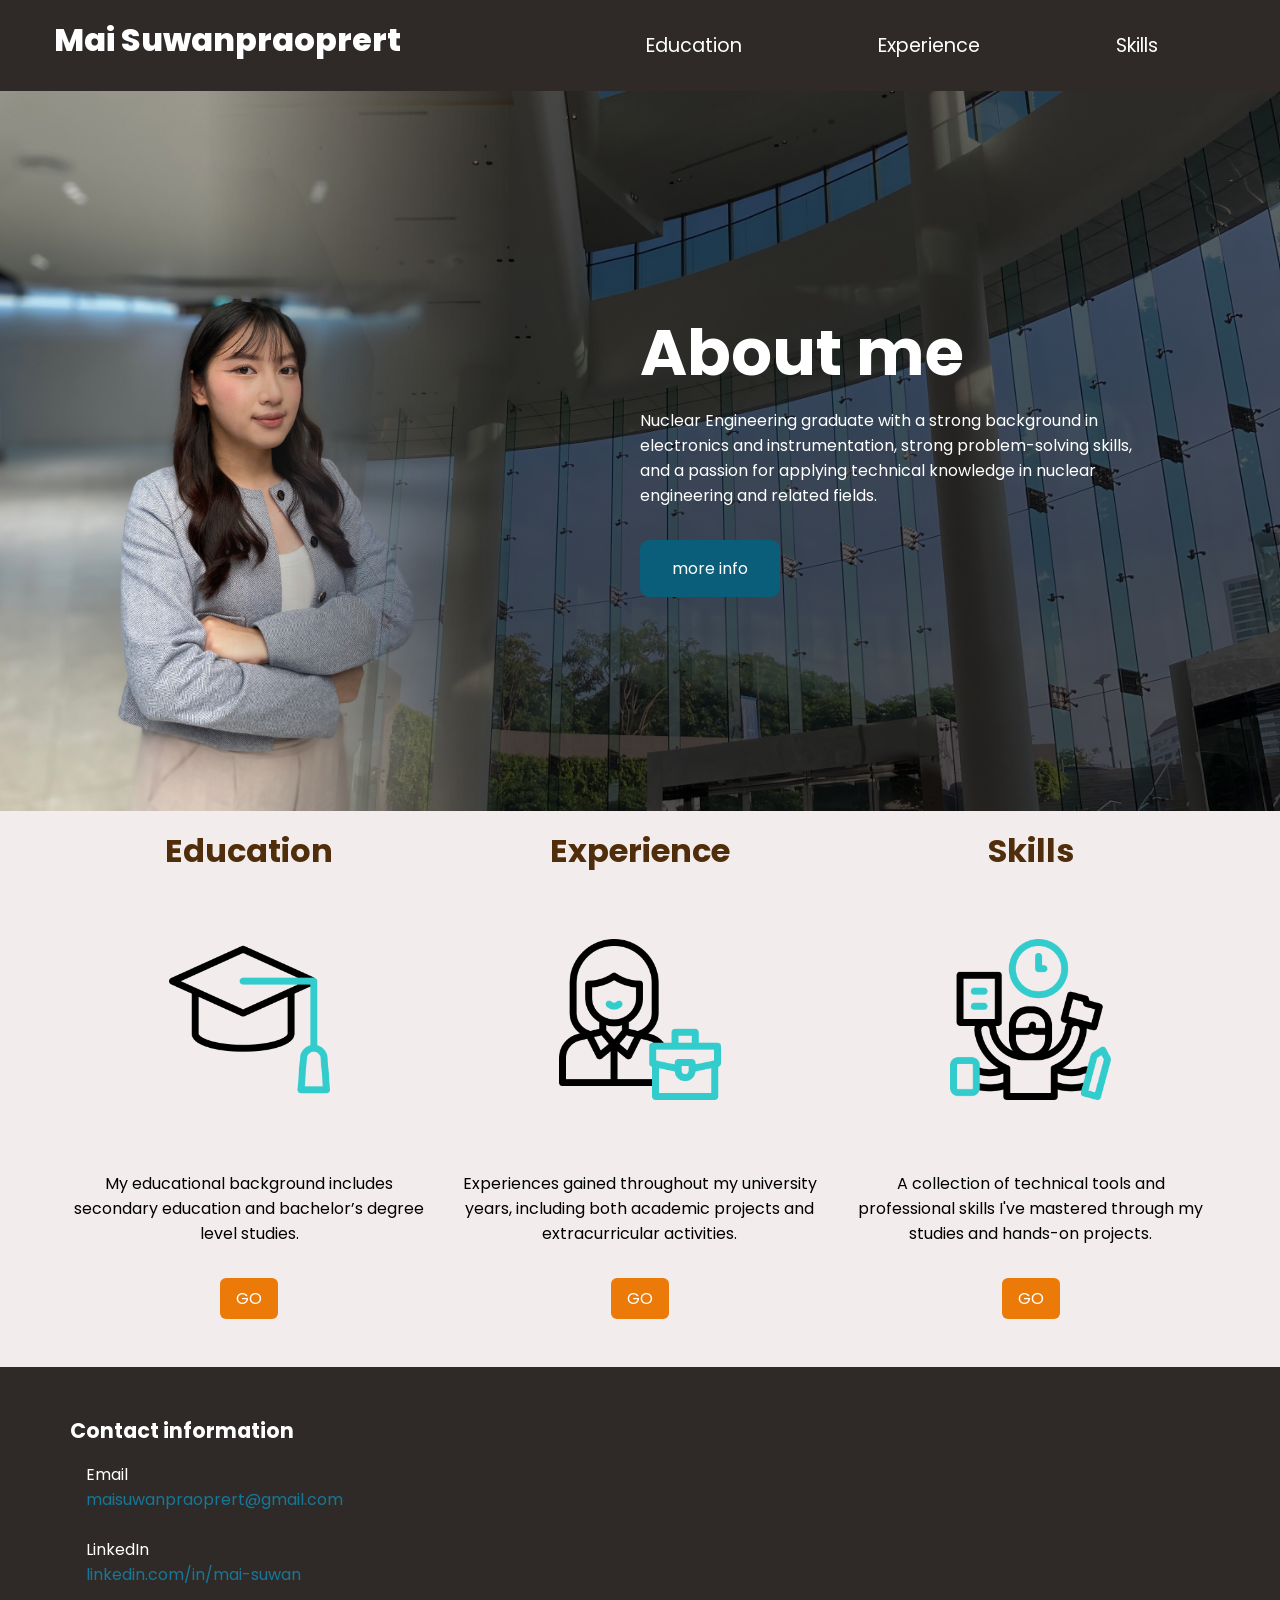
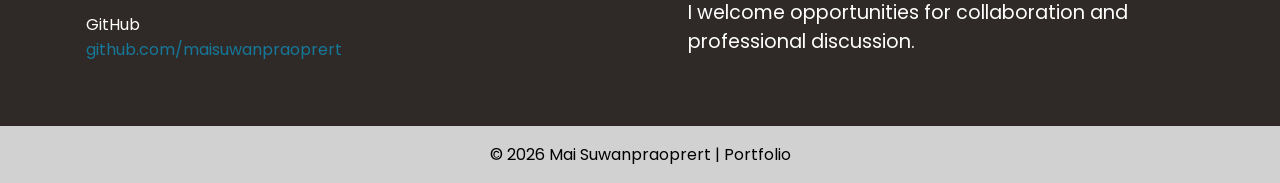
<file: index.html>
<!DOCTYPE html>
<meta name="viewport" content="width=device-width, initial-scale=1.0">
<html lang="en">
<head>
    <meta charset="UTF-8">
    <meta name="viewport" content="width=device-width, initial-scale=1.0">
    <title>My page design</title>
    <link rel="stylesheet" href="mainstyle.css">
    <link rel="preconnect" href="https://fonts.googleapis.com">
    <link rel="preconnect" href="https://fonts.gstatic.com" crossorigin>
    <link href="https://fonts.googleapis.com/css2?family=Poppins:wght@300;400;600&display=swap" rel="stylesheet">
</head>
<body>
    <nav>
        <div class="container">
            <div class="nav-con">
                <div class="logo"><a href="#">Mai Suwanpraoprert</a></div>
                <ul class = "menu">
                    <li><a href="education.html">Education</a></li>
                    <li><a href="experience.html">Experience</a>
                        <ul class="dropdown">
                            <li><a href="experience.html#academic">Academic projects</a></li>
                            <li><a href="experience.html#internship">Internship</a></li>
                            <li><a href="experience.html#activities">Extracurricular activities</a></li>
                        </ul>
                    </li>
                    <li><a href="skill.html">Skills</a></li>
                </ul>
            </div>
        </div>
    </nav>

    <section class="maincontent">
        <div class="container">
            <div class="maincontent-con">
                <div class="maincontent-info">
                    <h3>About me</h3>
                    <p>Nuclear Engineering graduate with a strong background in electronics and instrumentation, strong problem-solving skills, and a passion for applying technical knowledge in nuclear engineering and related fields.</p>
                    <a href="#content-section" class="maincontent-btn">more info</a>
                </div>

                <div class="maincontent-img">
                    <img src="me.jpg" width="70%">
                </div>
            </div>
        </div>
    </section>

    <section class="content" id="content-section">
        <div class="container">
            <div class="content-con"> 
                <div class="content-item">
                    <h4>Education</h4>
                    <img src="mortarboard.png">
                    <p>My educational background includes secondary education and bachelor’s degree level studies.</p>
                    <a href="education.html" class="content-btn">GO</a>
                </div>
                <div class="content-item">
                    <h4>Experience</h4>
                    <img src="internship.png">
                    <p>Experiences gained throughout my university years, including both academic projects and extracurricular activities.</p>
                    <a href="experience.html" class="content-btn">GO</a>
                </div>
                <div class="content-item">
                    <h4>Skills</h4>
                    <img src="multitasking.png">
                    <p>A collection of technical tools and professional skills I've mastered through my studies and hands-on projects.</p>
                    <a href="skill.html" class="content-btn">GO</a>
                </div>
            </div>
        </div>
    </section>

    <div class="footer-top">
        <div class="container">
            <div class="footer-top-con">
                <div class="footer-top-item">
                    <h4>Contact information</h4>
                    <div class="footer-top-item-con">
                        <div class="date">
                            Email <li><a href="mailto:maisuwanpraoprert@gmail.com">maisuwanpraoprert@gmail.com</a></li><br>
                            LinkedIn <li><a href="https://www.linkedin.com/in/mai-suwan" target="_blank">linkedin.com/in/mai-suwan</a></li><br> 
                            GitHub <li><a href="https://github.com/maisuwanpraoprert">github.com/maisuwanpraoprert</a></li>
                        </div> 
                    </div>
                </div>
                <div class="footer-top-item">
                    <p>I welcome opportunities for collaboration and professional discussion.</p>
                </div>
            </div>
        </div>
    </div>
    <div class="footer-buttom">© 2026 Mai Suwanpraoprert | Portfolio</div>
</body>
</html>
</file>
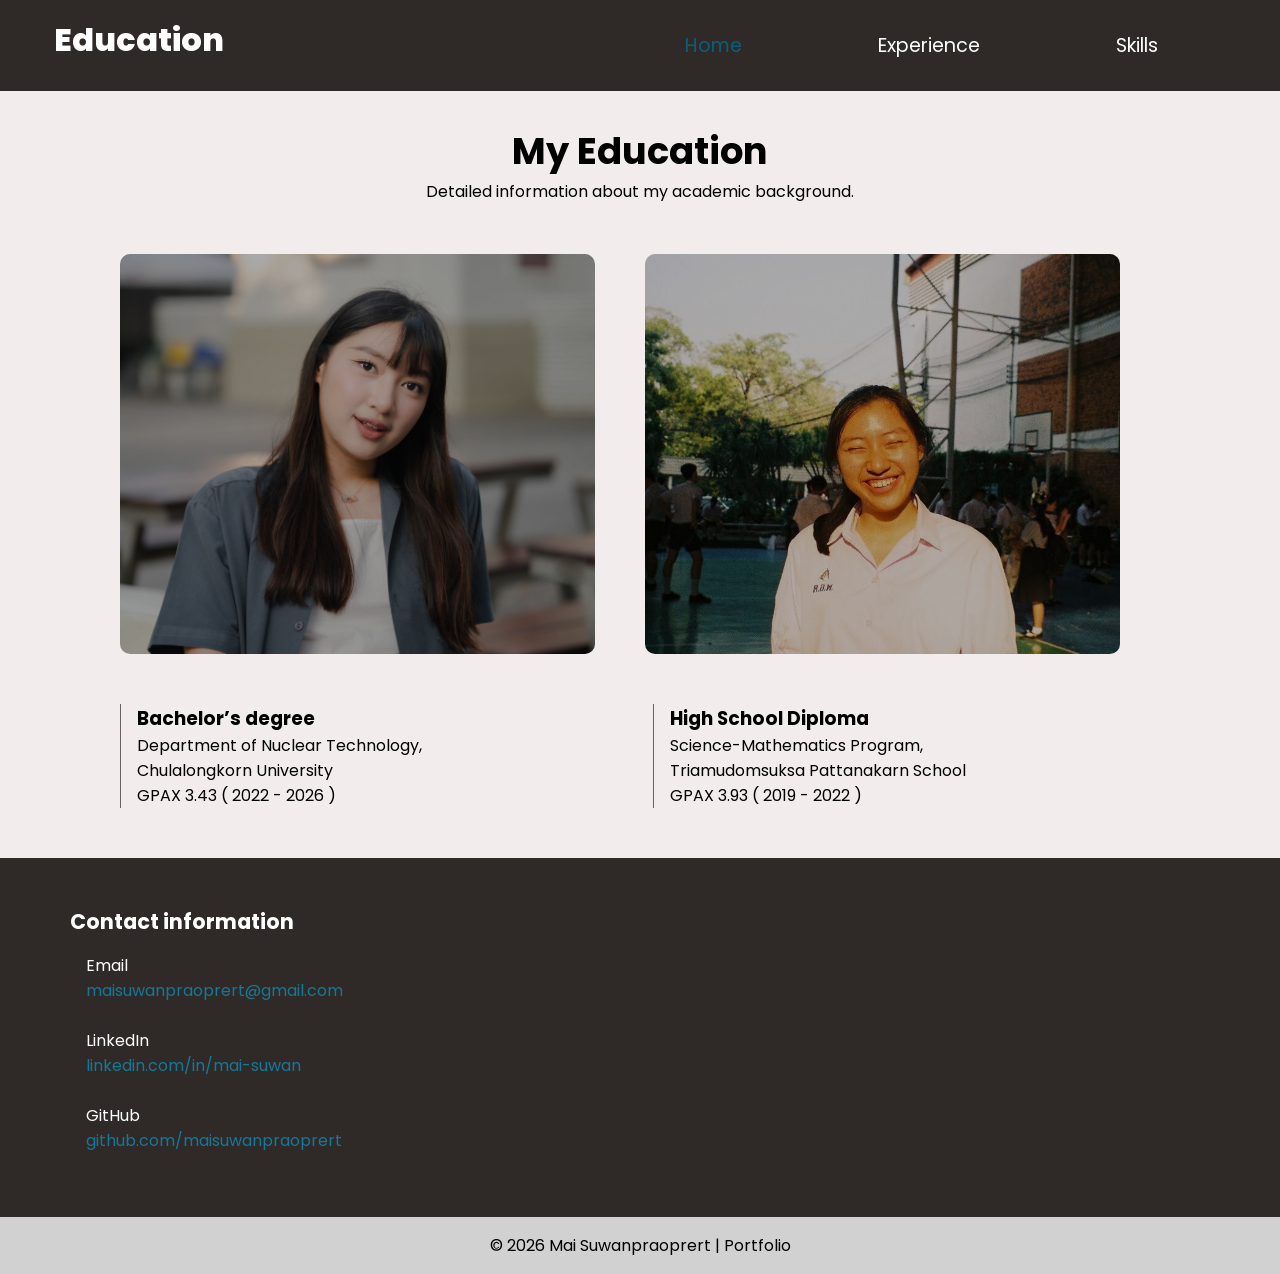
<file: education.html>
<!DOCTYPE html>
<html lang="en">
<head>
    <meta charset="UTF-8">
    <meta name="viewport" content="width=device-width, initial-scale=1.0">
    <title>Education - Mai Suwanpraoprert</title>
    <link rel="stylesheet" href="mainstyle.css"> 
    <link rel="preconnect" href="https://fonts.googleapis.com">
    <link rel="preconnect" href="https://fonts.gstatic.com" crossorigin>
    <link href="https://fonts.googleapis.com/css2?family=Poppins:wght@300;400;600&display=swap" rel="stylesheet">
</head>
<body>
    <nav>
        <div class="container">
            <div class="nav-con">
                <div class="logo"><a href="">Education</a></div>
                <ul class="menu">
                    <li><a href="index.html" class="act">Home</a></li>
                    <li><a href="experience.html">Experience</a>
                        <ul class="dropdown">
                            <li><a href="experience.html#academic">Academic projects</a></li>
                            <li><a href="experience.html#internship">Internship</a></li>
                            <li><a href="experience.html#activities">Extracurricular activities</a></li>
                        </ul>
                    </li>
                    <li><a href="skill.html">Skills</a></li>
                </ul>
            </div>
        </div>
    </nav>

    <section class="education-detail">
        <div class="container">
            <div class="detail-header">
                <h1>My Education</h1>
                <p>Detailed information about my academic background.</p>
            </div>
            
            <div class="main-edu-img">
                    <img src="profile.jpg">
                    <img src="tup.jpeg">
            </div>

            <div class="education-list">
                <div class="edu-item">
                    <h3>Bachelor’s degree</h3>
                    <p>Department of Nuclear Technology, <br>Chulalongkorn University</p>
                    <p>GPAX 3.43 ( 2022 - 2026 )</p>
                </div>
                <div class="edu-item">
                    <h3>High School Diploma</h3>
                    <p>Science-Mathematics Program, <br>Triamudomsuksa Pattanakarn School</p>
                    <p>GPAX 3.93 ( 2019 - 2022 )</p>
                </div>
            </div>
        </div>
    </section>

    <div class="footer-top">
        <div class="container">
            <div class="footer-top-con">
                <div class="footer-top-item">
                    <h4>Contact information</h4>
                    <div class="footer-top-item-con">
                        <div class="date">
                            Email <li><a href="mailto:maisuwanpraoprert@gmail.com">maisuwanpraoprert@gmail.com</a></li><br>
                            LinkedIn <li><a href="https://www.linkedin.com/in/mai-suwan" target="_blank">linkedin.com/in/mai-suwan</a></li><br> 
                            GitHub <li><a href="https://github.com/maisuwanpraoprert">github.com/maisuwanpraoprert</a></li>
                        </div> 
                    </div>
                </div>
            </div>
        </div>
    </div>
    <div class="footer-buttom">© 2026 Mai Suwanpraoprert | Portfolio</div>

</body>
</html>
</file>
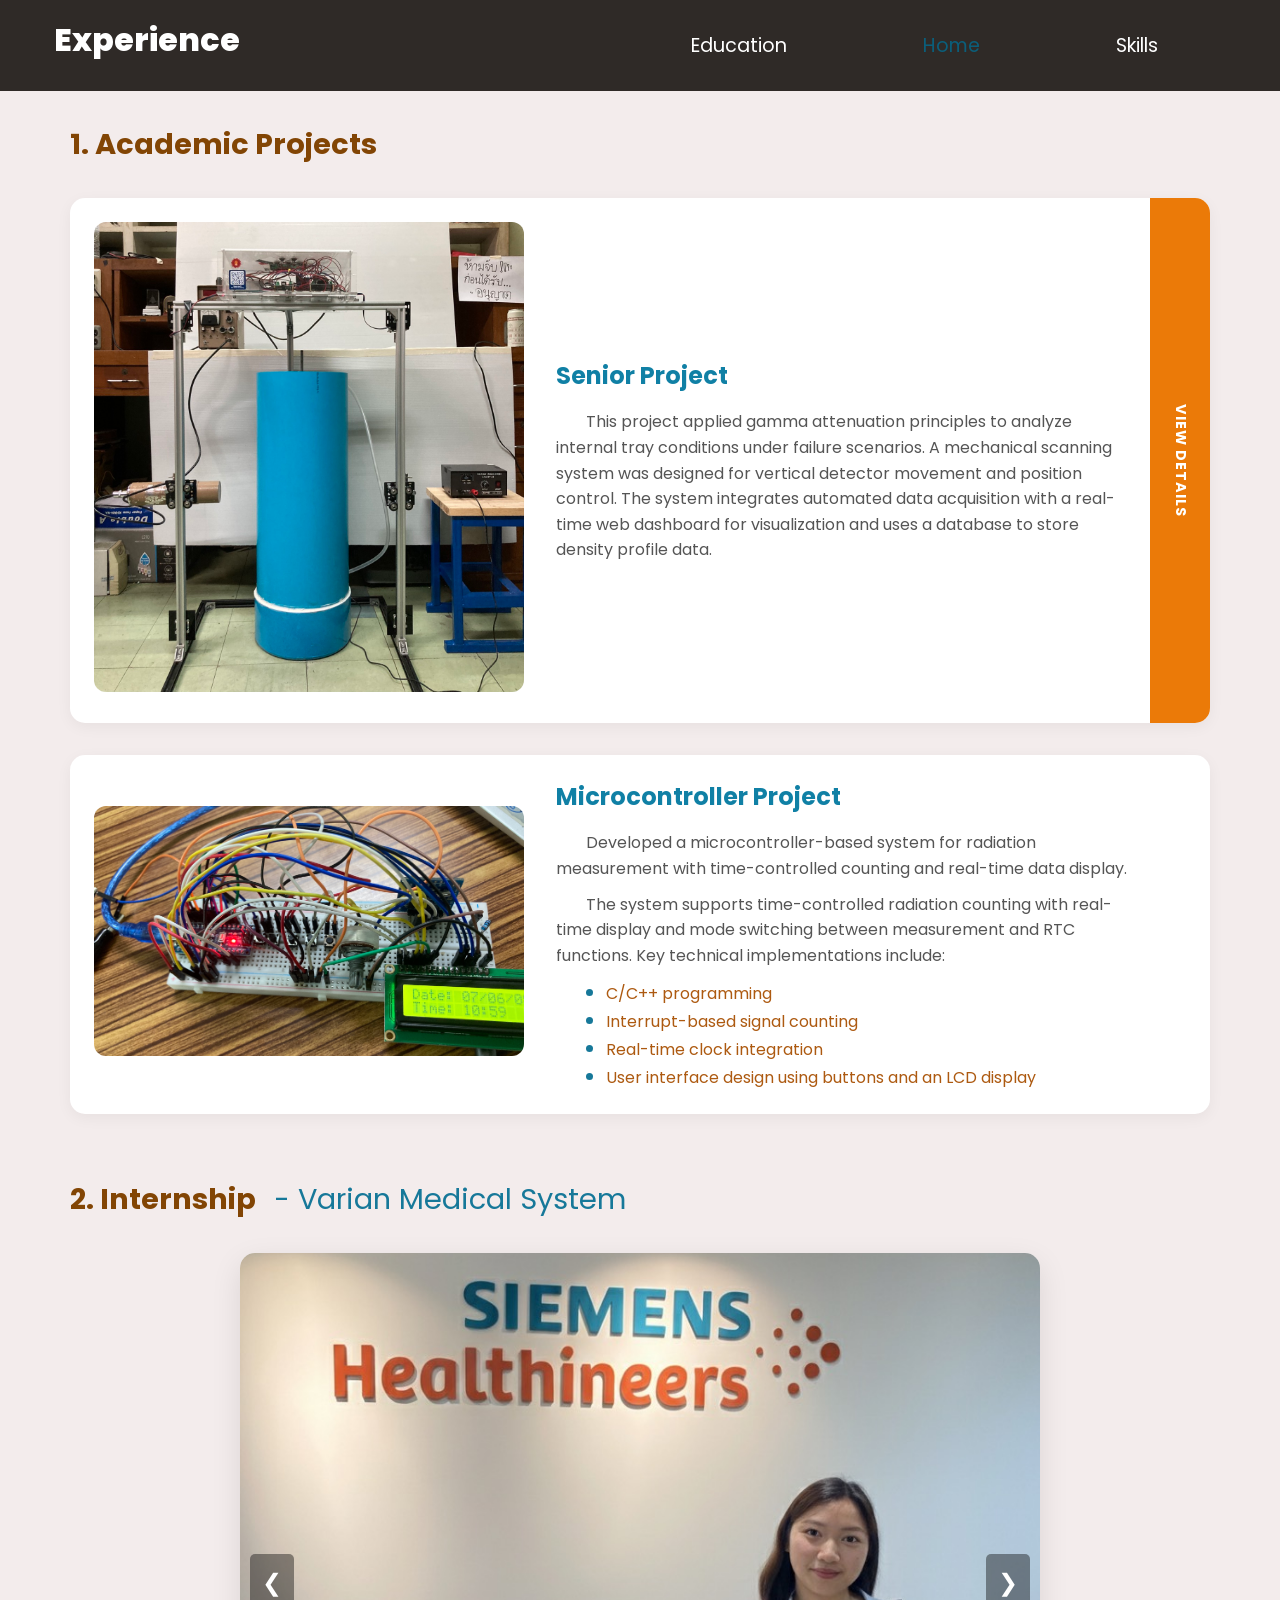
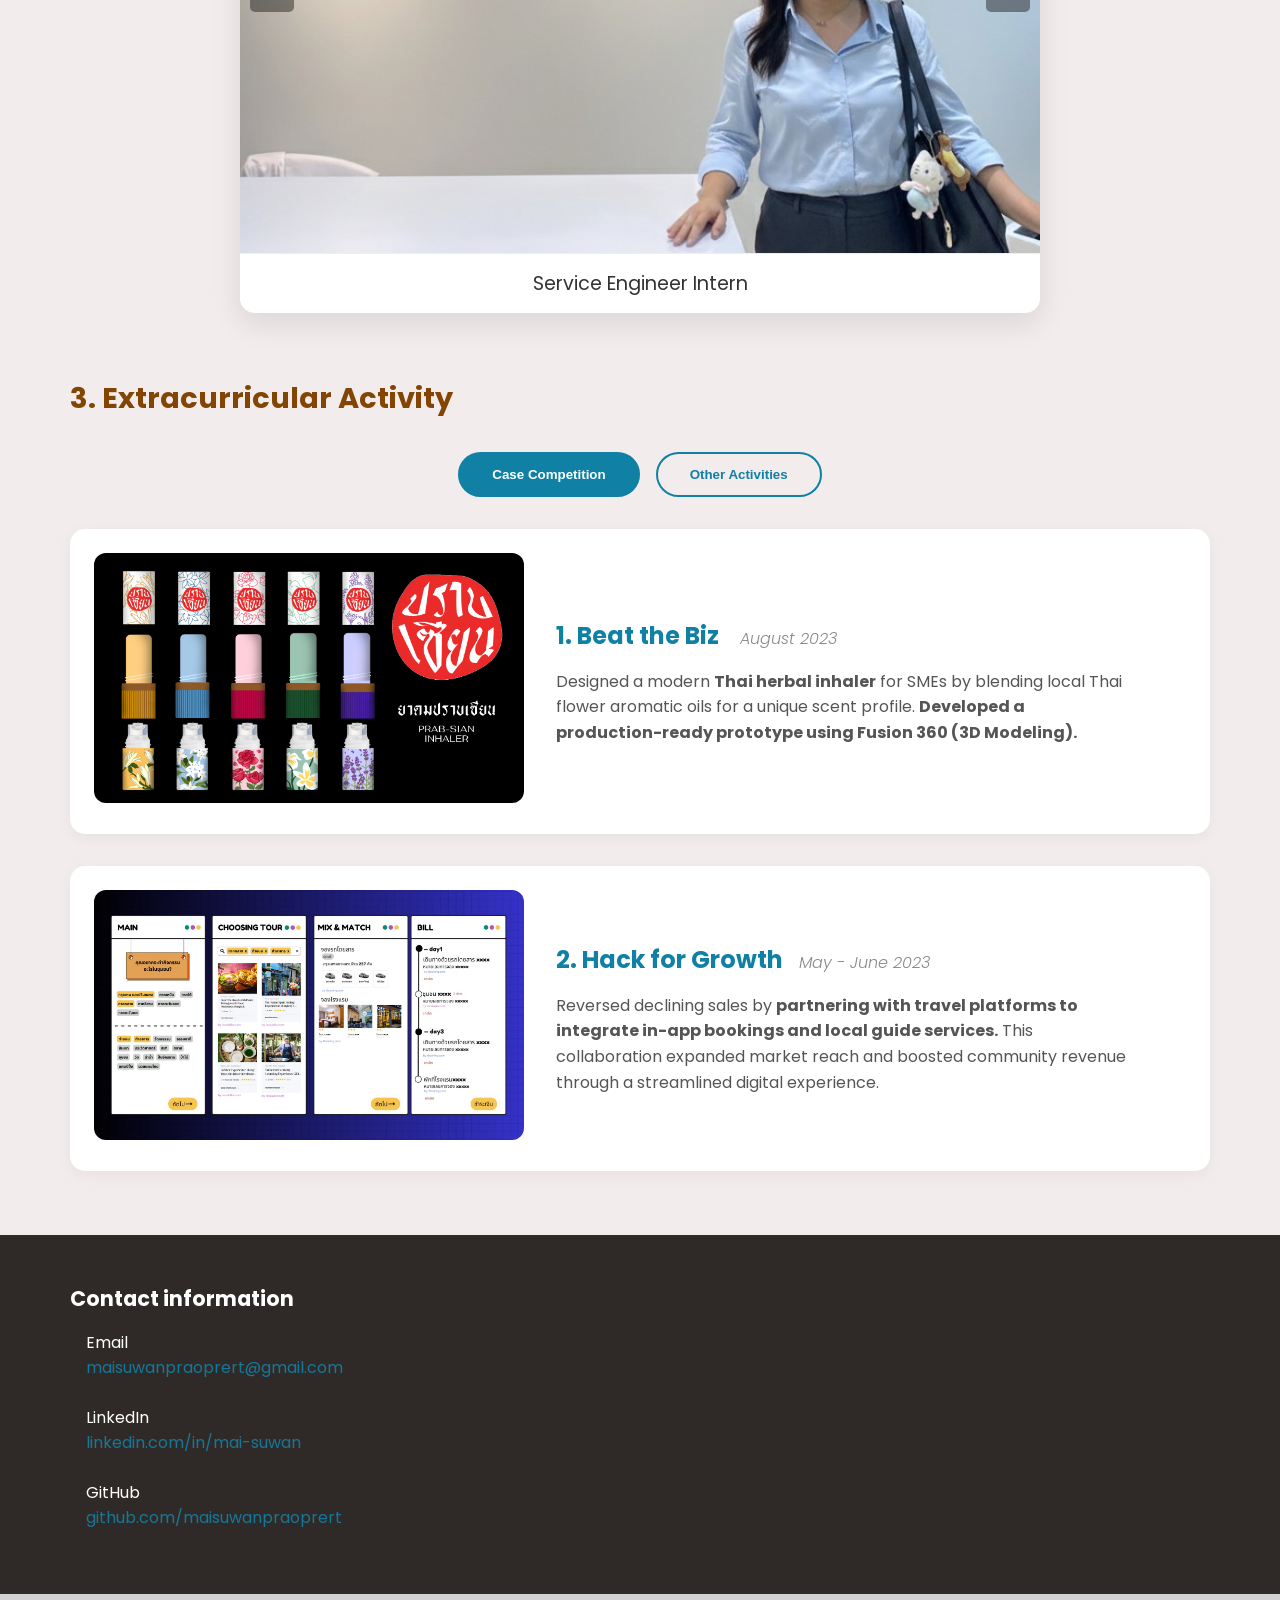
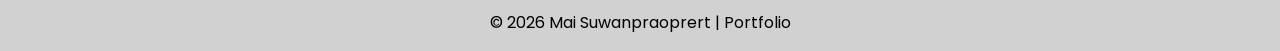
<file: experience.html>
<!DOCTYPE html>
<html lang="en">
<head>
    <meta charset="UTF-8">
    <meta name="viewport" content="width=device-width, initial-scale=1.0">
    <title>Experience - Mai Suwanpraoprert</title>
    <link rel="stylesheet" href="mainstyle.css"> 
    <link rel="preconnect" href="https://fonts.googleapis.com">
    <link rel="preconnect" href="https://fonts.gstatic.com" crossorigin>
    <link href="https://fonts.googleapis.com/css2?family=Poppins:wght@300;400;600&display=swap" rel="stylesheet">
</head>
<body>
    <nav>
        <div class="container">
            <div class="nav-con">
                <div class="logo"><a href="">Experience</a></div>
                <ul class="menu">
                    <li><a href="education.html">Education</a></li>
                    <li><a href="index.html" class="act">Home</a></li>
                    <li><a href="skill.html">Skills</a></li>
                </ul>
            </div>
        </div>
    </nav>
    
    <section class="experience-section container">
        <h2 class="section-title"></h2>

        <div class="exp-category" id="academic">
            <h3 class="category-title">1. Academic Projects</h3>
            
            <div class="exp-item">
                <div class="exp-img">
                    <img src="ourwork.jpg" style="width: 100%; height: auto; object-fit: contain; max-height: 500px;">
                </div>
                <div class="exp-detail">
                    <h4>Senior Project</h4>
                    <p style="text-indent: 30px";>This project applied gamma attenuation principles to analyze internal tray conditions under failure scenarios. A mechanical scanning system was designed for vertical detector movement and position control. The system integrates automated data acquisition with a real-time web dashboard for visualization and uses a database to store density profile data.</p>
                </div>
                <a href="https://maisuwanpraoprert.github.io/seniorproject/" class="side-link" target="_blank" rel="noopener noreferrer">
                    <span>View Details</span>
                </a>
            </div>
        
            <div class="exp-item">
                <div class="exp-img">
                    <img src="microproject.jpg">
                </div>
                <div class="exp-detail">
                    <h4>Microcontroller Project</h4>
                    
                    <p style="text-indent: 30px; margin-bottom: 10px;">
                        Developed a microcontroller-based system for radiation measurement with time-controlled counting and real-time data display.
                    </p>

                    <p style="text-indent: 30px; margin-bottom: 10px;">
                        The system supports time-controlled radiation counting with real-time display and mode switching between measurement and RTC functions. Key technical implementations include:
                    </p>

                    <ul style="padding-left: 50px; list-style-type: disc;">
                        <li>C/C++ programming</li>
                        <li>Interrupt-based signal counting</li>
                        <li>Real-time clock integration</li>
                        <li>User interface design using buttons and an LCD display</li>
                    </ul>
                </div>
            </div>
        </div>

        <div class="exp-category" id="internship">
            <h3 class="category-title">2. Internship<span class="intern"> - Varian Medical System</span></h3>
            <div class="exp-item internship-card">
                <button class="nav-btn prev" onclick="moveSlider(-1)">❮</button>
                <button class="nav-btn next" onclick="moveSlider(1)">❯</button>

                <div class="slider-container" id="internship-slider">
                    <div class="slide">
                        <img src="siemens.jpg">
                        <div class="slide-caption">Service Engineer Intern</div>
                    </div>
                    <div class="slide">
                        <img src="pm.jpg">
                        <div class="slide-caption">LINAC - Preventive Maintenance(PM)</div>
                    </div>
                    <div class="slide">
                        <img src="troubleshoot.jpg">
                        <div class="slide-caption">LINAC - Electronics Troubleshooting</div>
                    </div>
                    <div class="slide">
                        <img src="proton.jpg">
                        <div class="slide-caption">Proton Therapy - Observing</div>
                    </div>
                </div>
            </div>
        </div>

        <div class="exp-category" id="activities">
            <h3 class="category-title">3. Extracurricular Activity</h3>
            
            <div class="tab-menu">
                <button class="tab-btn active" onclick="openTab(event, 'case-comp')">Case Competition</button>
                <button class="tab-btn" onclick="openTab(event, 'faculty-act')">Other Activities</button>
            </div>

            <div id="case-comp" class="tab-content active">
                <div class="exp-item">
                    <div class="exp-img">
                        <img src="prab.png">
                    </div>
                    <div class="exp-detail">
                        <h4>1. Beat the Biz <span class="exp-date">August 2023</span></h4>
                        <p>Designed a modern <strong>Thai herbal inhaler</strong> for SMEs by blending local Thai flower aromatic oils for a unique scent profile. 
                            <strong>Developed a production-ready prototype using Fusion 360 (3D Modeling).</strong>
                        </p>
                    </div>
                </div>

                <div class="exp-item">
                    <div class="exp-img">
                        <img src="hack.jpg">
                    </div>
                    <div class="exp-detail">
                        <h4>2. Hack for Growth<span class="exp-date">May - June 2023</span></h4>
                        <p>Reversed declining sales by <strong>partnering with travel platforms to integrate in-app bookings and local guide services.</strong>
                            This collaboration expanded market reach and boosted community revenue through a streamlined digital experience.
                        </p>
                    </div>
                </div>
            </div>

            <div id="faculty-act" class="tab-content">
                <div class="exp-item">
                    <div class="exp-img">
                        <img src="headdog.jpg">
                    </div>
                    <div class="exp-detail">
                        <h4>1.  Leader of freshmen group</h4>
                        <p><strong>Managed group tasks and assigned responsibilities to team members.</strong>
                            Acted as the main contact to coordinate with other departments, ensuring smooth <strong>decision-making</strong> and a successful event.
                        </p>
                    </div>
                </div>

                <div class="exp-item">
                    <div class="exp-img">
                        <img src="larngear.jpg">
                    </div>
                    <div class="exp-detail">
                        <h4>2. LarnGear Camp 25 th – Department Representative</h4>
                        <p>Served as a keynote <strong>speaker to introduce the Nuclear Engineering department</strong> to prospective students. 
                            Presented essential insights on the academic curriculum, internship opportunities, 
                            and future career paths within the nuclear and high-tech industries.
                        </p>
                    </div>
                </div>
            </div>
        </div>
    </section>
    

    <div class="footer-top">
        <div class="container">
            <div class="footer-top-con">
                <div class="footer-top-item">
                    <h4>Contact information</h4>
                    <div class="footer-top-item-con">
                        <div class="date">
                            Email <li><a href="mailto:maisuwanpraoprert@gmail.com">maisuwanpraoprert@gmail.com</a></li><br>
                            LinkedIn <li><a href="https://www.linkedin.com/in/mai-suwan" target="_blank">linkedin.com/in/mai-suwan</a></li><br> 
                            GitHub <li><a href="https://github.com/maisuwanpraoprert">github.com/maisuwanpraoprert</a></li>
                        </div> 
                    </div>
                </div>
            </div>
        </div>
    </div>
    <div class="footer-buttom">© 2026 Mai Suwanpraoprert | Portfolio</div>

    <script>
        let currentIndex = 0;

        function moveSlider(direction) {
            const slider = document.getElementById('internship-slider');
            const slides = slider.getElementsByClassName('slide');
            const totalSlides = slides.length;

            // อัปเดต Index ปัจจุบัน
            currentIndex += direction;

            // เช็คเงื่อนไขวนลูป
            if (currentIndex >= totalSlides) {
                currentIndex = 0; // ถ้าเลยรูปสุดท้าย ให้กลับไปรูปแรก
            } else if (currentIndex < 0) {
                currentIndex = totalSlides - 1; // ถ้าถอยจากรูปแรก ให้ไปรูปสุดท้าย
            }

            // สั่งเลื่อนไปตาม Index
            const offset = currentIndex * slider.clientWidth;
            slider.scrollTo({
                left: offset,
                behavior: 'smooth'
            });
        }

        
        function openTab(evt, tabName) {
            var i, tabcontent, tablinks;
            
            // ซ่อนเนื้อหาทั้งหมด
            tabcontent = document.getElementsByClassName("tab-content");
            for (i = 0; i < tabcontent.length; i++) {
                tabcontent[i].style.display = "none";
                tabcontent[i].classList.remove("active");
            }

            // เอา class "active" ออกจากปุ่มทั้งหมด
            tablinks = document.getElementsByClassName("tab-btn");
            for (i = 0; i < tablinks.length; i++) {
                tablinks[i].className = tablinks[i].className.replace(" active", "");
            }

            // แสดงเนื้อหาที่เลือก และเติม class active ให้ปุ่มที่กด
            document.getElementById(tabName).style.display = "block";
            document.getElementById(tabName).classList.add("active");
            evt.currentTarget.className += " active";
        }

    </script>
</body>
</html>
</file>
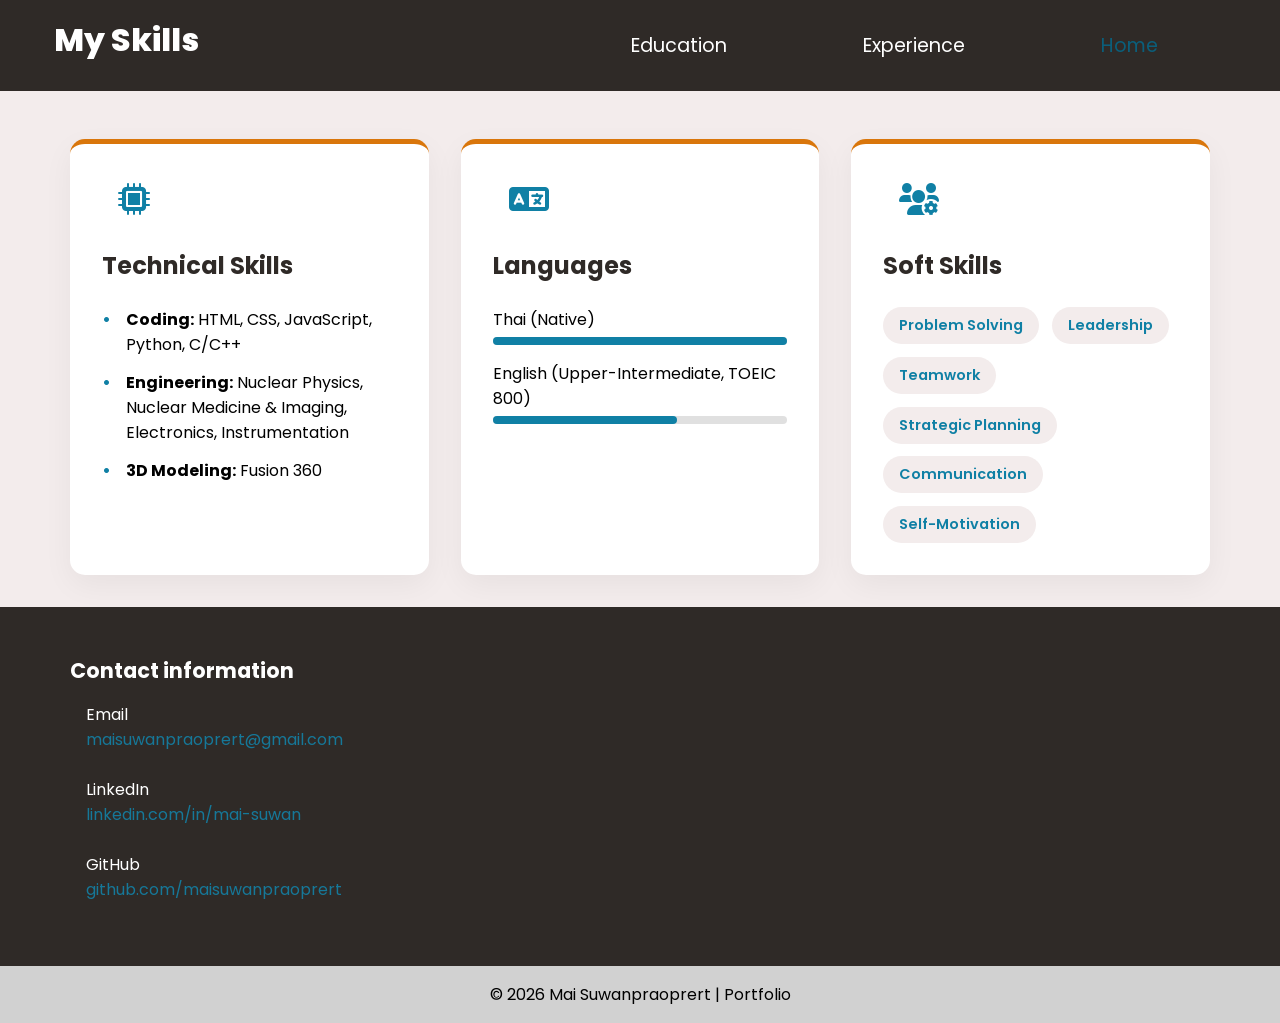
<file: skill.html>
<!DOCTYPE html>
<html lang="en">
<head>
    <meta charset="UTF-8">
    <meta name="viewport" content="width=device-width, initial-scale=1.0">
    <title>Skills - Mai Suwanpraoprert</title>
    <link rel="stylesheet" href="mainstyle.css"> 
    <link rel="preconnect" href="https://fonts.googleapis.com">
    <link rel="preconnect" href="https://fonts.gstatic.com" crossorigin>
    <link href="https://fonts.googleapis.com/css2?family=Poppins:wght@300;400;600&display=swap" rel="stylesheet">
    <link rel="stylesheet" href="https://cdnjs.cloudflare.com/ajax/libs/font-awesome/6.0.0/css/all.min.css">
</head>
<body>
    <nav>
        <div class="container">
            <div class="nav-con">
                <div class="logo"><a href="#">My Skills</a></div>
                <ul class = "menu">
                    <li><a href="education.html">Education</a></li>
                    <li><a href="experience.html">Experience</a>
                        <ul class="dropdown">
                            <li><a href="experience.html#academic">Academic projects</a></li>
                            <li><a href="experience.html#internship">Internship</a></li>
                            <li><a href="experience.html#activities">Extracurricular activities</a></li>
                        </ul>
                    </li>
                    <li><a href="index.html" class="act">Home</a></li>
                </ul>
            </div>
        </div>
    </nav>

    <section class="skills-section">
        <div class="container">

            <div class="skills-grid">
                <div class="skill-card technical">
                    <div class="skill-icon"><i class="fas fa-microchip"></i></div>
                    <h3>Technical Skills</h3>
                    <ul class="skill-list">
                        <li><strong>Coding:</strong> HTML, CSS, JavaScript, Python, C/C++</li>
                        <li><strong>Engineering:</strong> Nuclear Physics, Nuclear Medicine & Imaging, Electronics, Instrumentation</li>
                        <li><strong>3D Modeling:</strong> Fusion 360</li>
                    </ul>
                </div>

                <div class="skill-card languages">
                    <div class="skill-icon"><i class="fas fa-language"></i></div>
                    <h3>Languages</h3>
                    <div class="language-item">
                        <span>Thai (Native)</span>
                        <div class="progress-bar"><div class="progress" style="width: 100%;"></div></div>
                    </div>
                    <div class="language-item">
                        <span>English (Upper-Intermediate, TOEIC 800)</span>
                        <div class="progress-bar"><div class="progress" style="width: 62.5%;"></div></div>
                    </div>
                </div>

                <div class="skill-card soft-skills">
                    <div class="skill-icon"><i class="fas fa-users-gear"></i></div>
                    <h3>Soft Skills</h3>
                    <div class="tags">
                        <span class="tag">Problem Solving</span>
                        <span class="tag">Leadership</span>
                        <span class="tag">Teamwork</span>
                        <span class="tag">Strategic Planning</span>
                        <span class="tag">Communication</span>
                        <span class="tag">Self-Motivation</span>
                    </div>
                </div>
            </div>
        </div>
    </section>

    <div class="footer-top">
        <div class="container">
            <div class="footer-top-con">
                <div class="footer-top-item">
                    <h4>Contact information</h4>
                    <div class="footer-top-item-con">
                        <div class="date">
                            Email <li><a href="mailto:maisuwanpraoprert@gmail.com">maisuwanpraoprert@gmail.com</a></li><br>
                            LinkedIn <li><a href="https://www.linkedin.com/in/mai-suwan" target="_blank">linkedin.com/in/mai-suwan</a></li><br> 
                            GitHub <li><a href="https://github.com/maisuwanpraoprert">github.com/maisuwanpraoprert</a></li>
                        </div> 
                    </div>
                </div>
            </div>
        </div>
    </div>
    <div class="footer-buttom">© 2026 Mai Suwanpraoprert | Portfolio</div>
</body>
</html>
</file>
<file: mainstyle.css>
body {
    font-family: 'Poppins', sans-serif;
    background-color: rgb(243, 236, 236);
}

*{
    margin: 0;
    padding: 0;
    box-sizing: border-box;
}

.container{
    max-width: 1140px;
    margin: 0 auto;
}

nav{
    padding: 1rem;
    background-color: #2f2a27 ;
}

nav .container {
    max-width: 99%;    /* ขยายให้เต็มความกว้างจอ */
    padding: 0 2rem;    /* ใส่ padding กันไม่ให้ตัวหนังสือติดขอบจอเกินไป */
}

.nav-con{
    display: flex;
    justify-content: space-between;
}

.logo a{
    font-size: 2rem;
    color: #fff;
    text-decoration: none;
    font-weight: 800;
}

.menu {
    display: flex;
    list-style: none;
    align-items: center;
}

.menu li {
    margin: 0 3rem;
}

.menu li a {
    color: #fff;
    text-decoration: none;
    font-size: 1.2rem;
}

/******* dropdown  *******/
ul {
    list-style: none;
    margin: 0;
    padding: 0;
}

ul li {
    display: inline-block;
    position: relative;
    vertical-align: top; /* ช่วยให้เมนูเรียงกันสวยขึ้น */
}

ul li a {
    display: block;
    padding: 15px 20px; /* ปรับ padding ให้สมดุล */
    color: #fff; /* เปลี่ยนตามสีที่คุณต้องการ */
    font-size: 1.2rem;
    transition: 0.3s;
    text-decoration: none;
}

ul li ul.dropdown {
    width: 250px; 
    background: #1080a5;
    position: absolute;
    left: 0;      /* บังคับให้ชิดซ้ายสุดของเมนูหลัก */
    top: 100%;    /* ให้แสดงต่อลงมาจากเมนูหลักพอดี */
    z-index: 999;
    display: none;
    padding: 0;   /* สำคัญมาก: ล้างค่า padding ของ ul ชั้นใน */
    margin: 0;
    list-style: none;
}

ul li ul.dropdown li {
    display: block; /* ให้รายการใน dropdown เรียงลงมาเป็นแถวเดียว */
    width: 100%;
    margin: 0;
    padding:0;
}

ul li ul.dropdown li a {
    text-decoration: none;
    padding: 15px 20px;
    font-size: 1rem; /* ปรับขนาดตัวอักษรให้เล็กลงหน่อยในเมนูย่อย */
    color: #ffffff;
    background: #1080a5; /* กำหนดสีพื้นหลังให้เหมือนกันทั้งแถบ */
    border-bottom: 1px solid rgba(20, 19, 19, 0.1); /* เพิ่มเส้นคั่นบางๆ */
}

ul li a:hover { /* เอฟเฟกต์ตอน Hover */
    background-color: #f8762a 
}

ul li ul.dropdown li a:hover { /* เมื่อเอาเมาส์วางที่เมนูย่อย ให้เปลี่ยนสีเฉพาะแถวนั้น */
    background-color: #0a4b61;
}

ul li:hover ul.dropdown {
    display: block;
}

/***** main content *****/
.maincontent{
    background: linear-gradient(rgba(0,0,0,0.6), rgba(0, 0, 0, 0.7)), url('bg.jpg');
    background-size: cover;
    background-position: center;
    color: white;
    position: relative; /* สำหรับจัดตำแหน่งเอฟเฟกต์ Blend */
}

.maincontent .container {
    max-width: 100%; /* ขยายให้เต็มความกว้างจอ */
    padding: 0;      /* เอา padding ออกเพื่อให้รูปชิดขอบ */
}

.maincontent-con {
    display: flex;
    align-items: stretch; /* ให้ทั้งสองฝั่งสูงเท่ากันเสมอ */
    min-height: 80vh;    /* ปรับความสูงตามต้องการ */
    flex-direction: row-reverse;
    margin-bottom: 0;
}

/* ฝั่งตัวหนังสือ (ซ้าย) */
.maincontent-info {
    flex: 1;
    display: flex;
    flex-direction: column;
    justify-content: center;
    padding: 0 10% 0 10%; /* ดันเนื้อหาให้มาอยู่ช่วงกลางๆ ของฝั่งซ้าย */
    margin-top: 0;
}

/* ฝั่งรูปภาพ (ขวา) */
.maincontent-img {
    flex: 1;
    padding: 0;       /* ลบ padding ออก */
    margin: 0;        /* ลบ margin ออก */
    height: auto;     /* หรือกำหนดความสูงคงที่ถ้าต้องการ */
    position: relative;
}

.maincontent-img::after {
    content: "";
    position: absolute;
    top: 0;
    right: 0;
    width: 30%; /* กำหนดความกว้างของช่วงที่เกลี่ย */
    height: 100%;
    z-index: 10;
}

.maincontent-img img {
    width: 100%;
    height: 100%;
    object-fit: cover;
    display: block;
    /* เพิ่มโค้ดด้านล่างนี้ */
    -webkit-mask-image: linear-gradient(to right, black 70%, transparent 100%);
    mask-image: linear-gradient(to right, black 40%, transparent 100%);
}

.maincontent-info h3{
    font-size: 4rem;
}

.maincontent-info p{ 
    margin-top: 0.5rem;
}

.maincontent-info .maincontent-btn {
    display: inline-block;    /* ทำให้ปุ่มกว้างเท่ากับเนื้อหาข้างใน */
    width: fit-content;       /* บังคับให้ขนาดพอดีกับตัวอักษร */
    background-color: #0b5e7a;
    color: #fff;
    padding: 1rem 2rem;       /* เพิ่ม padding ซ้าย-ขวา ให้ดูเป็นทรงปุ่มที่สวยงาม */
    border-radius: 9px;
    text-decoration: none;
    margin-top: 2rem;         /* เว้นระยะห่างจากข้อความด้านบน */
}

.maincontent-btn:hover { /* เอฟเฟกต์ตอน Hover */
    background-color: #eb7a08; 
}

.content-con{
    display: grid;
    grid-template-columns: 1fr 1fr 1fr;
    column-gap: 2rem;
    align-items: center;    
    text-align: center;
}

.content-title{
    margin: 2rem 0;
}

.content-item img{
    width: 45%;
    margin: 3rem;
}

.content-item h4{
    margin-top: 1rem;
    margin-bottom: 1rem;
    font-size: 2rem;
    text-align: center;
    color: #502e0b;
}

.content-item p{
    margin: 1rem 0;
    text-align: center;
}

.content-item a{
    display: inline-block;
    color: #fff;
    background-color: #eb7a08;
    padding: 0.5rem 1rem;
    border-radius: 6px;
    text-decoration: none;
    margin: 1rem;
}
.content-item a:hover{
    background-color: #0b5e7a;
    transition: 0.5sec;
}

.footer-top{
    margin-top: 2rem;
    padding: 3rem;
    background-color: #2f2a27;
    color: #fff;
}

.footer-top-con{
    display: grid;
    grid-template-columns: 1fr 1fr;
    column-gap: 6rem;
}

.footer-top-item {
    list-style: none;
}

.footer-top-item h4{
    font-size: 1.3rem;
}

.footer-top-item-con{
    margin: 1rem;
}

.footer-top-item-con .date{
    color: #fff;
    text-align: left;
}

.footer-top-item-con .date li a{
    color: #167899;
    text-decoration: none;
}

.footer-top-item p{
    padding-top: 35%;
    font-size: larger;
    text-align: left;
}

.footer-buttom{
    background-color: #d1d1d1;
    padding: 1rem;
    text-align: center;
}

html {
  scroll-behavior: smooth;
}

/****** eduction *******/
.detail-header h1{
    padding-top: 2rem;
    font-size: 2.3rem;
    text-align: center;
}
.detail-header p{
    text-align: center;
}

.education-list {
    display: grid;
    grid-template-columns: 1fr 1fr; /* แบ่ง 2 คอลัมน์ */
    column-gap: 3rem;              /* ระยะห่างระหว่างคอลัมน์ */
    row-gap: 2rem;
    
    border-left: 1px solid #646262;   /* เพิ่มเส้นหน้าสุด */
    padding-left: 1rem;            
    
    margin: 50px;
    max-width: 1000px;
}
.education-list > div:nth-child(2) {   /* เพิ่มเส้นตรงกลาง */
    border-left: 1.5px solid #646262;
    padding-left: 1rem; 
}
.main-edu-img{
    justify-content: center;
    margin:50px;
    display: flex;
    gap: 5%;
    max-width: 1000px; /* กำหนดความกว้างสูงสุดของกลุ่มรูป */
    height: 400px; /* กำหนดความสูงที่แน่นอนเพื่อให้รูปดูสมดุล */
}

.main-edu-img img{
    flex: 1;
    height: 100%;
    object-fit: cover;
    border-radius: 10px;
    cursor: pointer;
    transition: all ease-in-out 0.6s;
    filter: brightness(0.7); /* ทำให้รูปที่ไม่ได้เลือกดูมืดลงนิดนึง */
}

.main-edu-img img:hover{
    flex: 2; 
    filter: brightness(1); /* ให้รูปที่เลือกสว่างปกติ */
}

/****** experience *******/
.menu li a.act {
    color: #0b5e7a; 
}

/* จัดการส่วนหัวข้อหลัก */
.section-title {
    font-size: 2.3rem;
    margin-top: 2rem;
    text-align: center;
    color: #2f2a27;
}

.category-title {
    font-size: 1.8rem;
    color: #824504;
    margin-bottom: 2rem;
    display: inline-block;
}

.exp-category {
    margin-bottom: 4rem;
}

/* โครงสร้าง Flexbox สำหรับแบ่งซ้าย-ขวา */
/* 1. ปรับแต่งตัวการ์ดหลัก */
.exp-item {
    position: relative;    /* สำคัญมาก: เพื่อให้แถบด้านขวาอ้างอิงตำแหน่งกับการ์ดนี้ */
    display: flex;
    align-items: center;
    gap: 2rem;
    background: #fff;
    padding: 1.5rem;
    padding-right: 80px;   /* เว้นที่ว่างด้านขวาเพิ่ม เพื่อไม่ให้เนื้อหาไปทับแถบสีส้ม */
    border-radius: 15px;
    margin-bottom: 2rem;
    box-shadow: 0 4px 15px rgba(0,0,0,0.05);
    overflow: hidden;      /* ตัดส่วนที่ล้น เพื่อให้ขอบของแถบสีมนตามการ์ด */
}

/* 2. สร้างแถบสีด้านขวาสุด */
.side-link {
    position: absolute;
    right: 0;
    top: 0;
    width: 60px;           /* ความกว้างของแถบสีส้ม */
    height: 100%;          /* ให้สูงเท่ากับการ์ดเสมอ */
    background-color: #eb7a08; 
    display: flex;
    align-items: center;
    justify-content: center;
    text-decoration: none; /* เอาเส้นใต้ลิงก์ออก */
    transition: all 0.3s ease;
}

/* 3. จัดตัวอักษรในแถบสีส้มให้เป็นแนวตั้ง */
.side-link span {
    color: white;
    writing-mode: vertical-rl; /* หมุนข้อความให้เป็นแนวตั้ง */
    text-transform: uppercase;
    font-weight: bold;
    font-size: 0.9rem;
    letter-spacing: 1px;
    white-space: nowrap;
}

/* 4. เอฟเฟกต์ตอนเอาเมาส์ไปชี้ (Hover) */
.side-link:hover {
    background-color: #c96806; /* เปลี่ยนสีให้เข้มขึ้นนิดนึง */
    width: 70px;               /* ขยายความกว้างออกมาเล็กน้อยให้ดูมีลูกเล่น */
}

/* ฝั่งรูปภาพ (ซ้าย) */
.exp-img {
    flex: 1.5;             /* กำหนดสัดส่วนพื้นที่ */
}

.exp-img img {
    width: 100%;
    height: 250px;       /* ปรับความสูงตามต้องการ */
    object-fit: cover;
    border-radius: 12px;
}

/* ฝั่งรายละเอียด (ขวา) */
.exp-detail {
    flex: 2;             /* ให้ส่วนเนื้อหากว้างกว่ารูป */
}

.exp-detail h4 {
    font-size: 1.5rem;
    margin-bottom: 1rem;
    color: #1080a5;
}

.exp-detail p {
    line-height: 1.6;
    color: #555;
}

/* Responsive: เมื่อเปิดในมือถือ ให้รูปอยู่บน ตัวหนังสืออยู่ล่าง */
@media (max-width: 768px) {
    .exp-item {
        flex-direction: column;
    }
    .exp-img, .exp-detail {
        width: 100%;
    }
}


/* ปรับแต่งการ์ด Internship ให้เน้นรูปใหญ่ */
.internship-card {
    display: block;    /* เปลี่ยนจาก flex เป็น block เพื่อให้รูปขยายเต็ม */
    padding: 0;        /* เอา padding ออกเพื่อให้รูปชิดขอบการ์ด */
    overflow: hidden;
    position: relative;
}

/* ตัวคอนเทนเนอร์ที่เก็บรูปทั้งหมด */
.slider-container {
    display: flex;
    overflow-x: auto;         /* ยอมให้เลื่อนซ้ายขวา */
    scroll-snap-type: x mandatory; /* ทำให้รูปหยุดกึ่งกลางพอดีเวลาเลื่อน */
    scroll-behavior: smooth;
    -webkit-overflow-scrolling: touch;
}
/* เลือก span ที่อยู่ใน category-title */
.category-title .intern {
    color: #167899;          
    font-weight: 400;     
    margin-left: 10px;    
}

/* ซ่อน Scrollbar สำหรับ Chrome/Safari/Firefox */
.slider-container::-webkit-scrollbar { display: none; }
.slider-container { -ms-overflow-style: none; scrollbar-width: none; }

/* แต่ละสไลด์ */
.slide {
    min-width: 100%;          /* ให้แต่ละรูปกว้างเต็มการ์ด */
    scroll-snap-align: center;
    position: relative;
}

.slide img {
    width: 100%;
    height: 600px;         /* ตรวจสอบว่าความสูงพอดีกับที่ต้องการไหม */
    object-fit: cover;
    display: block;        /* ลบช่องว่างด้านล่างรูป (baseline gap) */
    margin: 0;             /* ลบ margin ที่อาจตกค้าง */
}
/* จัดการสไลด์แรกให้เป็นตำแหน่ง relative เพื่อให้ตัวหนังสือลอยได้ */
.first-slide {
    position: relative;
    display: flex;         /* เพิ่มสิ่งนี้ */
    justify-content: center;
    align-items: center;
    padding: 0 !important;  /* บังคับลบ padding ทุกด้าน */
    overflow: hidden;       /* ป้องกันรูปล้นขอบ */
}

/* ทำให้รูปภาพในสไลด์แรกมืดลงเล็กน้อย */
.first-slide::before {
    position: absolute;
    top: 0;                /* เพิ่มสิ่งนี้ */
    left: 0;               /* เพิ่มสิ่งนี้ */
    width: 100%;
    height: 100%;
}


/* ส่วนรูปอื่นๆ ยังคงใช้ slide-caption ปกติ */
.slide-caption {
    background: rgba(255, 255, 255, 0.9);
    color: #333;
    padding: 15px;
    text-align: center;
    border-top: 1px solid #eee;
}
/* คำอธิบายเล็กๆ ใต้รูป */
.slide-caption {
    background: rgba(255, 255, 255, 0.5); /* พื้นหลังขาวโปร่งแสง */
    padding: 15px 20px;
    font-size: 1.2rem;
    text-align: center;
}

/* จุดนำทางด้านล่าง (แค่ตกแต่ง) */
.slider-dots {
    position: absolute;
    bottom: 50px; /* ให้อยู่เหนือตัว caption */
    left: 50%;
    transform: translateX(-50%);
    display: flex;
    gap: 8px;
}

.slider-dots span {
    width: 8px;
    height: 8px;
    background: rgba(255,255,255,0.5);
    border-radius: 50%;
}

/* เพิ่มเติมสไตล์ปุ่ม Navigation */
.internship-card {
    position: relative; /* เพื่อให้ปุ่มเกาะอยู่บนการ์ด */
    max-width: 800px;   /* ปรับตัวเลขนี้ได้ตามความต้องการ (เช่น 700px หรือ 900px) */
    margin: 0 auto 3rem auto; /* จัดการ์ดให้อยู่กึ่งกลาง และเว้นระยะห่างด้านล่าง 3rem */
    
    box-shadow: 0 10px 30px rgba(0,0,0,0.1); /* เพิ่มเงาให้นิดนึงเพื่อให้การ์ดดูเด่นขึ้น */
}

.nav-btn {
    position: absolute;
    top: 50%;
    transform: translateY(-50%);
    background: rgba(0, 0, 0, 0.4);
    color: white;
    border: none;
    padding: 15px 12px;
    cursor: pointer;
    z-index: 10;
    font-size: 1.5rem;
    transition: 0.3s;
    border-radius: 5px;
}

.nav-btn:hover {
    background: #eb7a08; /* สีส้มตามธีมของคุณ */
}

.prev { left: 10px; }
.next { right: 10px; }

/* ซ่อน Scrollbar แต่ยังเลื่อนได้ */
.slider-container {
    -ms-overflow-style: none;
    scrollbar-width: none;
}
.slider-container::-webkit-scrollbar {
    display: none;
}

/* เลือกที่ตัว ul ในส่วนของรายละเอียดประสบการณ์ */
/* บังคับให้แสดงจุดวงกลมเฉพาะในส่วน exp-detail */
.exp-detail ul {
    list-style-type: disc !important; /* !important เพื่อชนะคำสั่ง reset อื่นๆ */
}

.exp-detail li {
    display: list-item !important; /* บังคับสถานะให้เป็นรายการ */
    list-style-position: outside !important; /* ให้จุดอยู่นอกข้อความ */
    color: #ad5a11; 
}

.exp-date {
    font-size: 1rem;       /* ปรับขนาดวันที่ให้เล็กลงกว่าหัวข้อนิดหน่อย */
    font-weight: 300;      /* ทำให้ตัวบางลง */
    font-style: italic;    /* ทำให้ตัวเอียง */
    color: #888;           /* ปรับสีให้จางลงเล็กน้อยเพื่อไม่ให้แย่งความสนใจ */
    margin-left: 1rem;
}
/* เลือกไปที่ li และใช้ ::marker เพื่อจัดการสีของจุด */
.exp-detail ul li::marker {
    color: #167899;
    font-size: 1.2em; /* แถม: ปรับขนาดจุดให้ใหญ่ขึ้นเล็กน้อยได้ด้วย */
}

/* จัดการปุ่ม Tab */
.tab-menu {
    display: flex;
    gap: 1rem;
    margin-bottom: 2rem;
    justify-content: center;
}

.tab-btn {
    padding: 0.8rem 2rem;
    border: 2px solid #1080a5;
    background: transparent;
    color: #1080a5;
    border-radius: 30px;
    cursor: pointer;
    font-weight: 600;
    transition: all 0.3s ease;
}

.tab-btn.active, .tab-btn:hover {
    background: #1080a5;
    color: white;
}

/* จัดการการแสดงผลเนื้อหา */
.tab-content {
    display: none; /* ซ่อนเนื้อหาเริ่มต้น */
    animation: fadeIn 0.5s ease;
}

.tab-content.active {
    display: block; /* แสดงเฉพาะตัวที่ active */
}

@keyframes fadeIn {
    from { opacity: 0; transform: translateY(10px); }
    to { opacity: 1; transform: translateY(0); }
}

/***** skill  *******/
.skills-grid {
    display: grid;
    grid-template-columns: repeat(auto-fit, minmax(300px, 1fr));
    gap: 2rem;
    margin-top: 3rem;
}

.skill-card {
    background: #fff;
    padding: 2rem;
    border-radius: 15px;
    box-shadow: 0 10px 30px rgba(0,0,0,0.05);
    transition: transform 0.3s ease;
    border-top: 5px solid #d9760b; 
}

.skill-card:hover {
    transform: translateY(-10px);
}

.skill-icon {
    font-size: 2rem;       /* ขนาดของ Icon */
    color: #1080a5;        /* สีฟ้าตามธีมเว็บของคุณ */
    margin-bottom: 1.5rem;
    margin-left: 1rem;
    display: block;
    transition: 0.3s;
}

/* แถม: เมื่อเอาเมาส์วางที่การ์ด ให้ Icon เปลี่ยนสีหรือขยับได้ */
.skill-card:hover .skill-icon {
    color: #eb7a08;        /* เปลี่ยนเป็นสีส้มเมื่อ Hover เพื่อให้ดูมีลูกเล่น */
    transform: scale(1.1); /* ขยายขนาดขึ้นเล็กน้อย */
}

.skill-card h3 {
    color: #2f2a27;
    margin-bottom: 1.5rem;
    font-size: 1.5rem;
}

/* Technical List */
.skill-list {
    list-style: none;
    text-align: left;
}
.skill-list li {
    margin-bottom: 0.8rem;
    padding-left: 1.5rem;
    position: relative;
}
.skill-list li::before {
    content: "•";
    color: #1080a5;
    position: absolute;
    left: 0;
    font-weight: bold;
}

/* Language Progress Bar */
.language-item {
    margin-bottom: 1rem;
    text-align: left;
}
.progress-bar {
    background: #e0e0e0;
    height: 8px;
    border-radius: 10px;
    margin-top: 5px;
}
.progress {
    background: #1080a5;
    height: 100%;
    border-radius: 10px;
}

/* Soft Skill Tags */
.tags {
    display: flex;
    flex-wrap: wrap;
    gap: 0.8rem;
}
.tag {
    background: #f3ecec;
    color: #1080a5;
    padding: 0.5rem 1rem;
    border-radius: 20px;
    font-size: 0.9rem;
    font-weight: 600;
}

/*******************************************************
  RESPONSIVE DESIGN (Media Queries)
********************************************************/

/* สำหรับหน้าจอ Tablet และมือถือขนาดใหญ่ (ต่ำกว่า 1024px) */
@media (max-width: 1024px) {
    .container {
        max-width: 90%;
    }

    .menu li {
        margin: 0 1.5rem; /* ลดระยะห่างเมนู */
    }

    .education-list {
        margin: 20px auto;
        grid-template-columns: 1fr; /* เปลี่ยนการศึกษาเป็นแถวเดียว */
        border-left: 2px solid #646262;
    }

    .education-list > div:nth-child(2) {
        border-left: none; /* เอาเส้นคั่นกลางออก */
        padding-top: 1rem;
        border-top: 1px solid #ddd; /* เพิ่มเส้นคั่นบนแทน */
    }
}

/* สำหรับหน้าจอมือถือมาตรฐาน (ต่ำกว่า 768px) */
@media (max-width: 768px) {
    
    /* --- Navigation --- */
    .nav-con {
        flex-direction: column;
        align-items: center;
        gap: 1rem;
    }

    .menu {
        flex-wrap: wrap;
        justify-content: center;
    }

    .menu li {
        margin: 0.5rem 1rem;
    }

    /* --- Main Content (About Me หน้าแรก) --- */
    .maincontent-con {
        flex-direction: column; /* เอารูปขึ้นบน หรือลงล่างตามโครงสร้าง */
        min-height: auto;
    }

    .maincontent-info {
        padding: 3rem 5%;
        text-align: center;
        align-items: center;
    }

    .maincontent-info h3 {
        font-size: 2.5rem; /* ลดขนาดหัวข้อ */
    }

    .maincontent-img {
        height: 350px; /* จำกัดความสูงรูปในมือถือ */
    }

    .maincontent-img img {
        /* ปรับตำแหน่งเกลี่ยขอบให้เนียนในแนวตั้งแทนถ้าจำเป็น */
        mask-image: linear-gradient(to bottom, black 80%, transparent 100%);
        -webkit-mask-image: linear-gradient(to bottom, black 80%, transparent 100%);
    }

    /* --- Experience & Education --- */
    .exp-item {
        flex-direction: column;
        padding-right: 1.5rem; /* คืนพื้นที่ฝั่งขวา */
    }

    .exp-img, .exp-detail {
        width: 100%;
    }

    .side-link {
        position: relative;
        width: 100%;
        height: 40px;
        writing-mode: horizontal-tb; /* หมุนข้อความกลับมาแนวนอน */
        margin-top: 1rem;
        border-radius: 8px;
    }

    .side-link span {
        writing-mode: horizontal-tb;
    }

    /* --- Skills Page --- */
    .skills-grid {
        grid-template-columns: 1fr; /* การ์ด Skill เรียงแถวเดียว */
    }

    /* --- Footer --- */
    .footer-top-con {
        grid-template-columns: 1fr;
        text-align: center;
        gap: 2rem;
    }

    .footer-top-item p {
        padding-top: 1rem;
        text-align: center;
    }

    .footer-top-item-con .date {
        text-align: center;
    }

    /* --- Internship Slider --- */
    .slide img {
        height: 350px; /* ลดความสูงสไลเดอร์ในมือถือ */
    }

    .nav-btn {
        padding: 10px 8px;
        font-size: 1.2rem;
    }
}

/* สำหรับมือถือขนาดเล็ก (ต่ำกว่า 480px) */
@media (max-width: 480px) {
    .logo a {
        font-size: 1.5rem;
    }

    .maincontent-info h3 {
        font-size: 2rem;
    }

    .content-con {
        grid-template-columns: 1fr; /* Grid หน้าแรกเรียงแถวเดียว */
    }

    .tab-menu {
        flex-direction: column; /* ปุ่ม Tab เรียงแนวตั้ง */
        width: 100%;
        padding: 0 1rem;
    }

    .tab-btn {
        width: 100%;
    }
}
</file>
